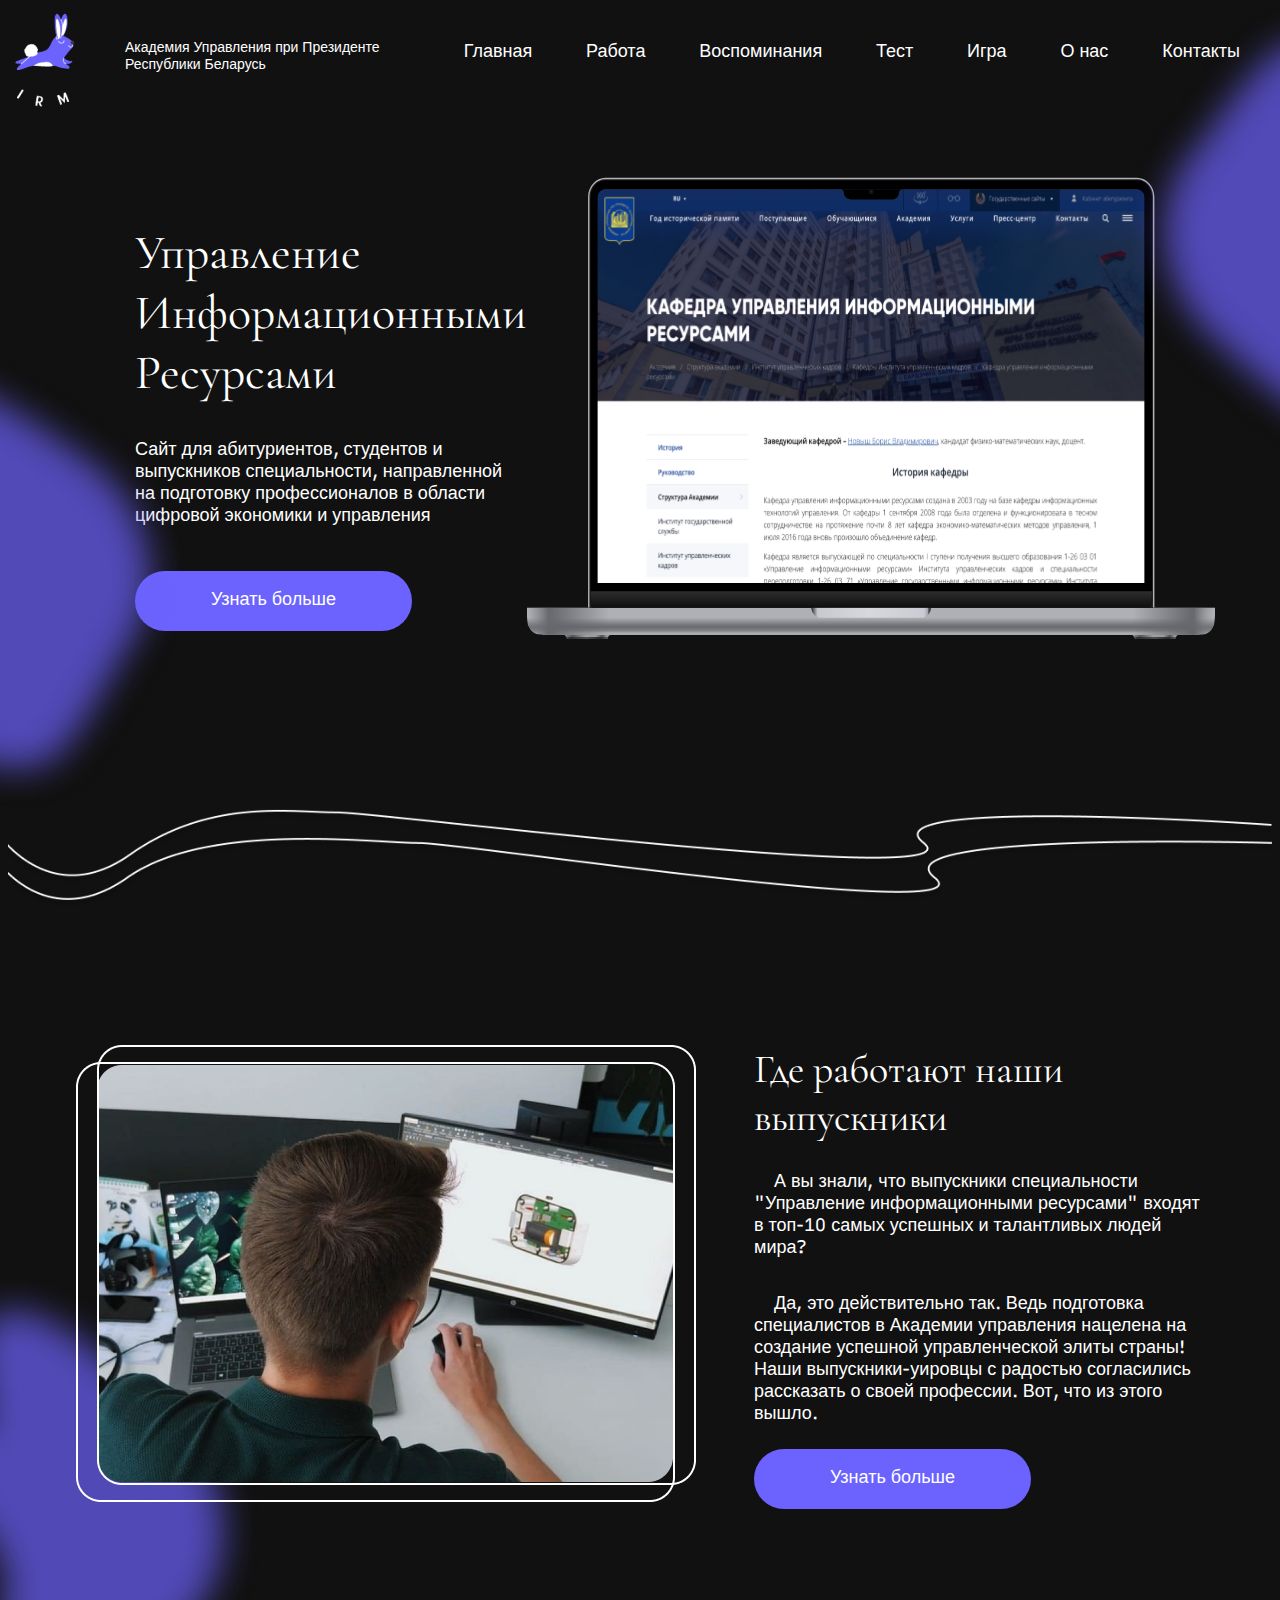
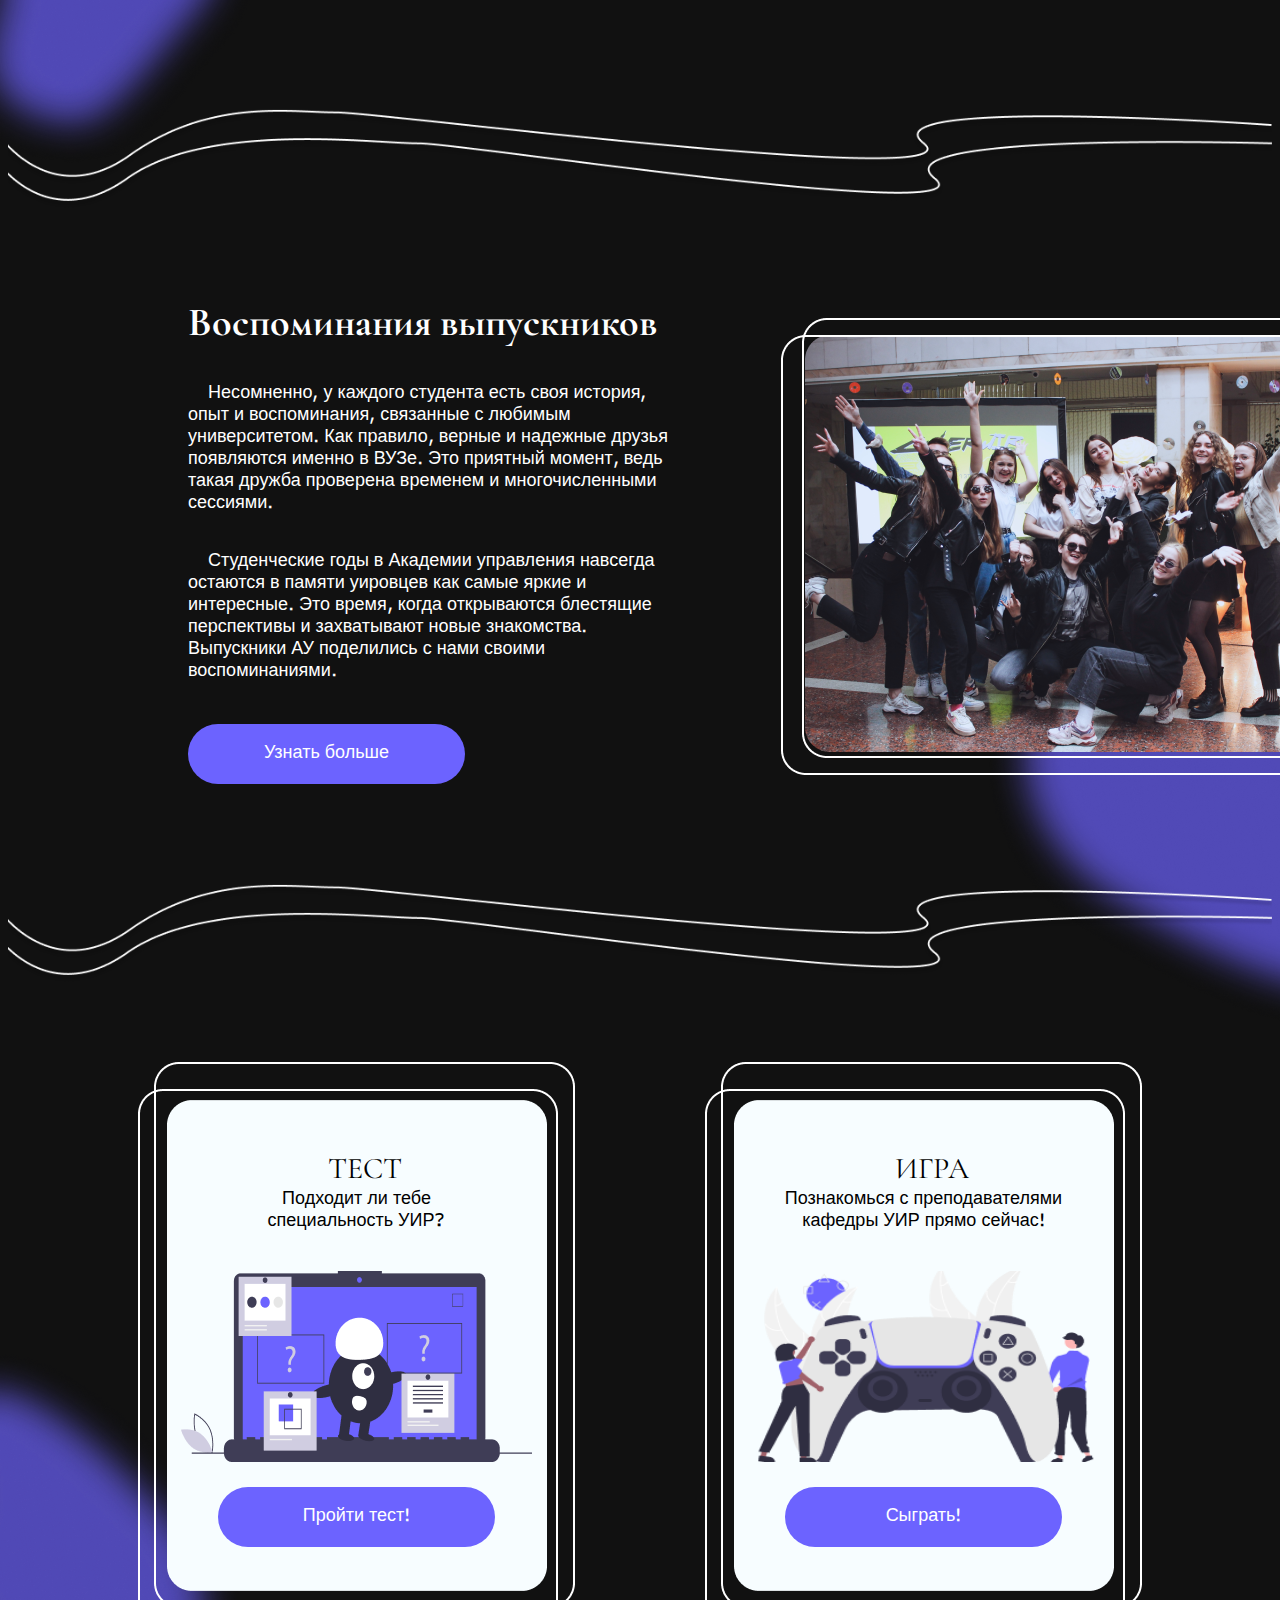
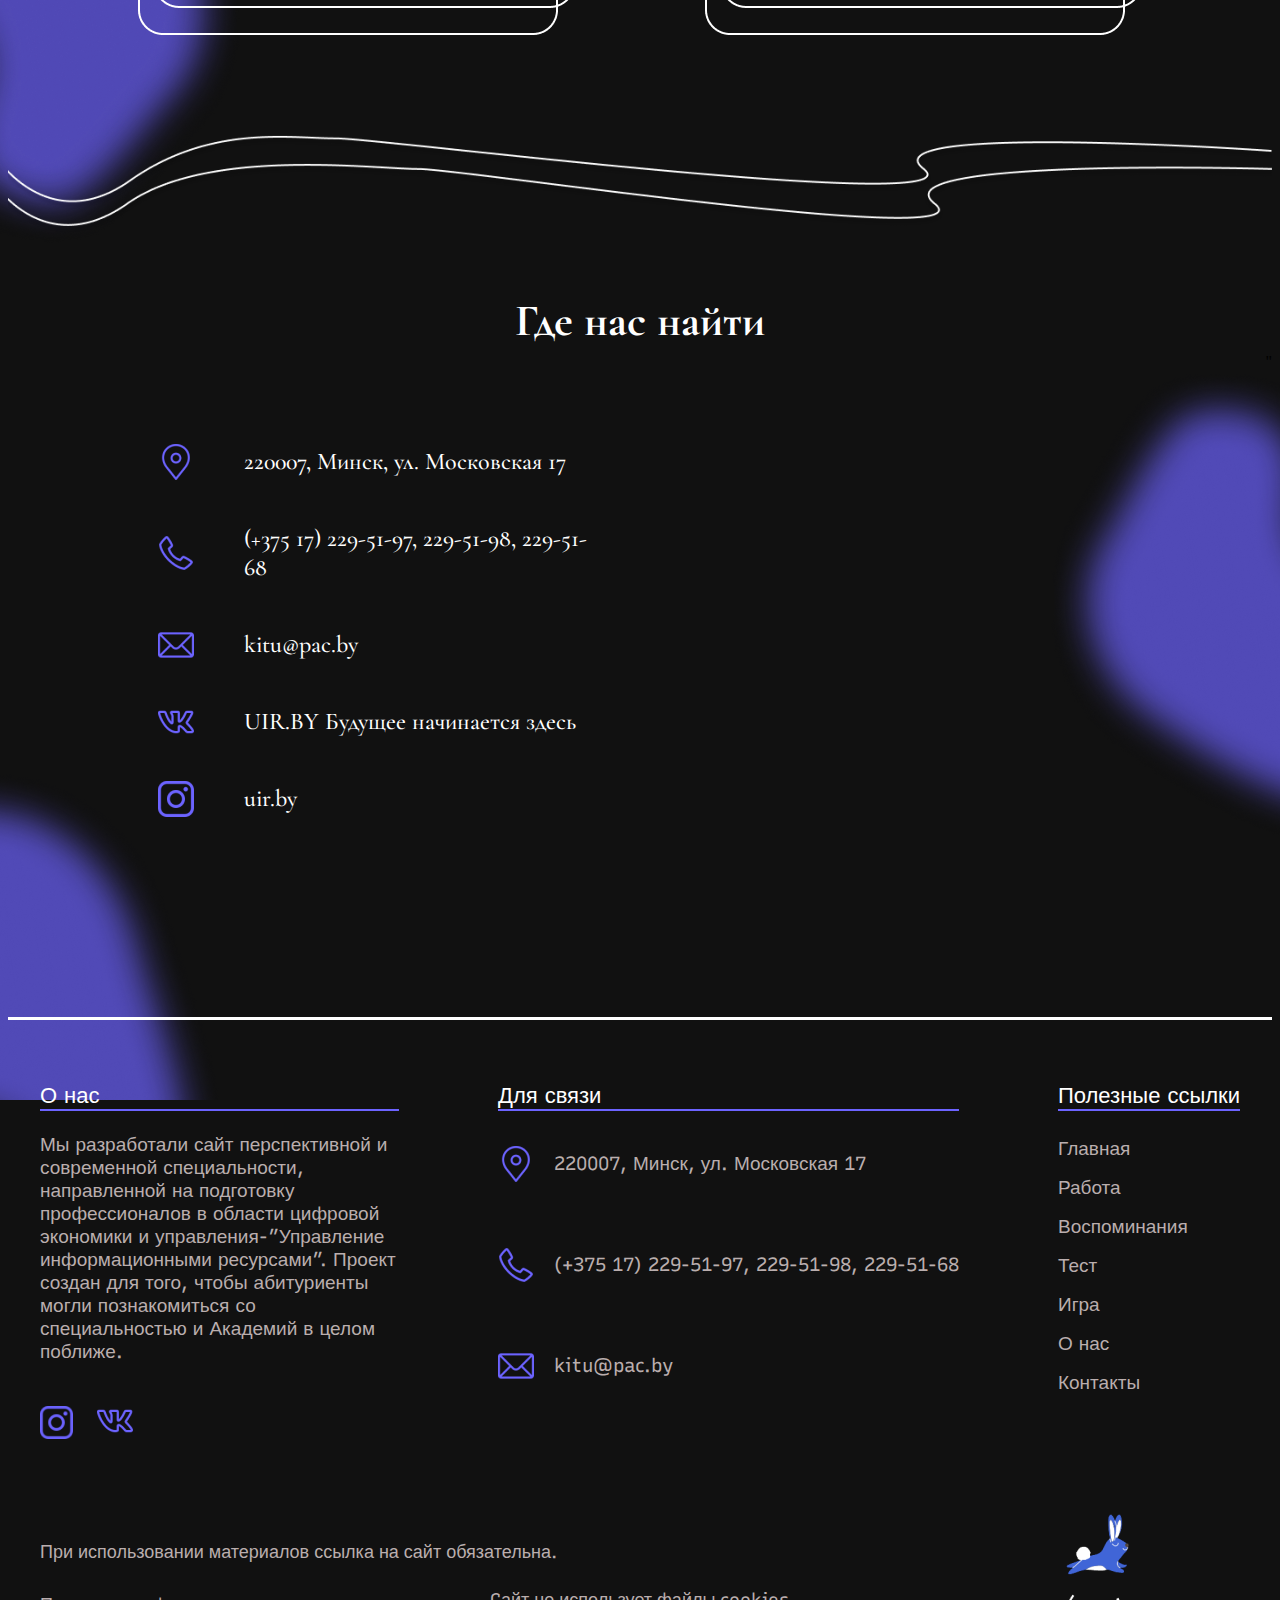
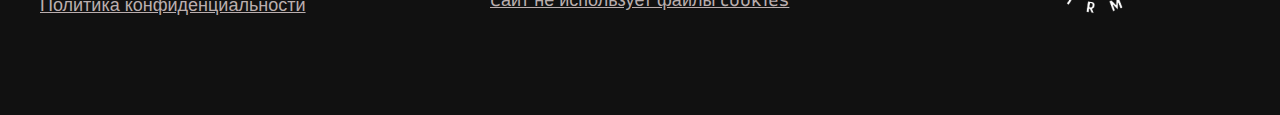
<file: main/index.html>
<DOCTYPE html>
    <html lang="en">
    <head>
        <meta charset="UTF-8">
        <link rel="stylesheet" href="css/style.css">
        <link rel="preconnect" href="https://fonts.googleapis.com">
        <link rel="preconnect" href="https://fonts.gstatic.com" crossorigin>
        <link href="https://fonts.googleapis.com/css2?family=Cormorant+Garamond:wght@700&family=Recursive&display=swap" rel="stylesheet">
    </head>

        <body bgcolor="#111111">
            <header class="header1">
                <div class="container">
                    <div class="header__inner">
    
                        <img class="logo" src="css/image_menu/logo2.png">
    
                        <p class="text_menu">Академия Управления при Президенте Республики Беларусь</p>
                     
                        <nav class="menu">
                            <a class="menu__link" href="#">Главная</a>
                            <a class="menu__link" href="#">Работа</a>
                            <a class="menu__link" href="#">Воспоминания</a>
                            <a class="menu__link" href="#">Тест</a>
                            <a class="menu__link" href="#">Игра</a>
                            <a class="menu__link" href="#">О нас</a>
                            <a class="menu__link" href="#">Контакты</a>
                        </nav>
                    </div>
                </div>
            </header>
        
        
        
    <div class="blok_main_page">
            <div class="right_klyaksa"><img src="css/images_titles/right.png"></div>
                <div class="macbook_and_text">
                    <div class="macbook_text">
                        <div class="container">
                            <div class="macbook_text_big">Управление<br>Информационными<br>Ресурсами</div>
                            <div class="macbook_text_mini">Сайт для абитуриентов, студентов и выпускников специальности, направленной на подготовку профессионалов в области цифровой экономики и управления</div>
                            <a class="main_sign1" href="#"><div class="text_knopka_main">Узнать больше</div></a>
                        </div>
                    </div>
                    <div class="macbook"><a href="https://www.pac.by/"><img class="macbook" src="css/images_titles/macbook.svg"></a></div>
                </div>
                
                <div class="left_klyaksa"><img src="css/images_titles/left.png"></div> 
        </div>
       
        <img class="line1" src = "css/images_workplaces/lines.png" style="width: 100%;">
  
        
        
<div class="block_workplace">
    <div class="text_workplace">
      <img class="image_workplace" src = "css/images_workplaces/workplace.png">
      <div class="container">
        <div class="texts_workplaces">
        <div class="title">Где работают наши выпускники</div>
        <div class="undertitle">А вы знали, что выпускники специальности "Управление информационными ресурсами" входят в топ-10 самых успешных и талантливых людей мира?</div>
        <div class="title2">Да, это действительно так. Ведь подготовка специалистов в Академии управления нацелена на создание успешной управленческой элиты страны! Наши выпускники-уировцы с радостью согласились рассказать о своей профессии. Вот, что из этого вышло.</div>
        </div>
        <a class="workplaces_sign1" href="#"><div class="text_knopka_workplaces">Узнать больше</div></a>
     
    </div>
    </div>
  </div>
  <img class="lines_under_workplace" src = "css/images_workplaces/lines.png" style="width: 100%;">
  <img class="left_circle_workplace" src = "css/images_workplaces/Ellipse.png">
        
  
  <div class="bloсk_HOMEPAGE_memories">
    <div class="texts_memories">
<p class="text1_memories">Воспоминания выпускников</p>
<p class="text2_memories">Несомненно, у каждого студента есть своя история, опыт и воспоминания, связанные с любимым университетом. Как правило, верные и надежные друзья появляются именно в ВУЗе. Это приятный момент, ведь такая дружба проверена временем и многочисленными сессиями. </p>
<p class="text3_memories">Студенческие годы в Академии управления навсегда остаются в памяти уировцев как самые яркие и интересные. Это время, когда открываются блестящие перспективы и захватывают новые знакомства. Выпускники АУ поделились с нами своими воспоминаниями.</p>
<a class="menu_sign1" href="#"><div class="text_knopka">Узнать больше</div></a>
    </div>
    <div class="photo_memories">
        <img class="photo_memory" src="css/images_graduates/photo_memories.png">
    </div>
</div>
    <img class="klyaksa3" src="css/images_graduates/Ellipse2.png">



<img class="line2" src = "css/images_workplaces/lines.png" style="width: 100%;">

<div class="block_test_game">
  <div class="rectangles_test_game">
    <img class="left_circle_test" src = "css/images_workplaces/Ellipse.png">
    <div class="rectangle_test">
      <div class="text_card">
        <div class="title_test">ТЕСТ</div>
        <div class="undertitle_test">Подходит ли тебе специальность УИР?</div>
        <img class="image_card" src = "css/images_game_test/test.png">
        <a class="game_test_sign1" href="#"><div class="text_knopka_game_test">Пройти тест!</div></a>
      </div>
    </div>
    
    <div class="rectangle_game">
      <div class="text_card">
        <div class="title_test">ИГРА</div>
        <div class="undertitle_game">Познакомься с преподавателями кафедры УИР прямо сейчас!</div>
        <img class="image_card" src = "css/images_game_test/game.png">
        <a class="game_test_sign1" href="#"><div class="text_knopka_game_test">Сыграть!</div></a>
      </div>
    </div>
  </div>
  <img class="lines_under_test" src = "css/images_workplaces/lines.png" style="width: 100%;">
</div>

<div class="HOMEPAGE_contacts">
    <p class="text1_contacts">Где нас найти</p>
    <img class="klyaksa1" src="css/images_contacts/Ellipse 13.png">
    <img class="klyaksa2" src="css/images_contacts/Ellipse 14.png">
<div class="HOMEPAGE_CONTACTS1">
<div class="icons_contacts">
   <div class="icons1">
    <img class="icon1" src="css/images_contacts/location 1.png"
    style="width:36px"; 
    style="height:36px";>
    <p class="text2_contacts">220007, Минск, ул. Московская 17</p>
</div>
   
<div class="icons2">
<img class="icon2" src="css/images_contacts/phone-call 1.png"
style="width:36px"; 
style="height:36px";>
    <a class="contacts__link" href="tel:(+375 17) 229-51-97"><p class="text3_contacts">(+375 17) 229-51-97, 229-51-98, 229-51-68</p></a>
</div>
    
<div class="icons3">
<img class="icon3" src="css/images_contacts/mail 1.png"
style="width:36px"; 
style="height:36px";>
<a class="contacts__link" href="mailto:kity@pac.by"><p class="text4_contacts">kitu@pac.by</p></a>
</div>  
    
<div class="icons4">    
<img class="icon4" src="css/images_contacts/vk 1.png"
style="width:36px"; 
style="height:36px";>
<a class="contacts__link" href="https://vk.com/uirby_2015"><p class="text5_contacts">UIR.BY Будущее начинается здесь</p></a>
</div> 
   
<div class="icons5"> 
<img class="icon5" src="css/images_contacts/instagram 1.png"
style="width:36px"; 
style="height:36px";>
 <a class="contacts__link" href="https://www.instagram.com/uir.by/"><p class="text6_contacts">uir.by</p></a>
</div>
</div>

<iframe class="map" src="https://www.google.com/maps/embed?pb=!1m18!1m12!1m3!1d2351.5361705948653!2d27.536788315684873!3d53.88667348009582!2m3!1f0!2f0!3f0!3m2!1i1024!2i768!4f13.1!3m3!1m2!1s0x46dbd01fe154aabb%3A0xf063a8b1a91613f3!2z0YPQuy4g0JzQvtGB0LrQvtCy0YHQutCw0Y8gMTcsINCc0LjQvdGB0LogMjIwMDg5!5e0!3m2!1sru!2sby!4v1649523447916!5m2!1sru!2sby" width="550" height="400" style="border:0;" allowfullscreen="" loading="lazy" referrerpolicy="no-referrer-when-downgrade"width="600" height="450" frameborder="0" style="border:0" allowfullscreen></iframe></iframe>"

</div>
</div>

<div class ="line" style="width: 100%";></div>


<div class="footer">
    <div class ="container">
    
<div class="general">
<div class="o_nas">
<p class ="text1">О нас</p>
<p class ="text_information">Мы разработали сайт перспективной и современной специальности, направленной на подготовку профессионалов в области цифровой экономики и управления-”Управление информационными ресурсами”. Проект создан для того, чтобы абитуриенты могли познакомиться со специальностью и Академий в целом поближе.</p>
<div class="icons1_footer">
<a href="https://www.instagram.com/uir.by"><img class="icon1_inst" src="css/images_contacts/instagram 1.png"></a>
<a href="https://vk.com/uirby_2015"><img class="icon2_vk" src="css/images_contacts/vk 1.png"></a>
</div>
</div>

<div class ="svyaz">
<p class ="text2">Для связи</p>
<div class="icons_3">
<img class="icon3_locat" src="css/images_contacts/location 1.png"
style: width: 28px;
style: height: 29px;>
<p class="text_locat">220007, Минск, ул. Московская 17</p>
</div>

<div class="icons_4">
<img class="icon4_tel" src="css/images_contacts/phone-call 1.png"
style: width: 31px;
style: height: 29px;>
<p class="text_tel">(+375 17) 229-51-97, 229-51-98, 229-51-68</p>
</div>

<div class="icons_5">
<img class="icon5_mail" src="css/images_contacts/mail 1.png"
style: width: 28px;
style: height: 29px;>
<p class="text_mail">kitu@pac.by</p>
</div>
</div>

<div class="useful_links">
<p class ="text3">Полезные ссылки</p>
<div class="links">
<a class="footer__link" href="#"><p class="text1__links_footer">Главная</p></a>
<a class="footer__link" href="#"><p class="text2__links_footer">Работа</p></a>
<a class="footer__link" href="#"><p class="text3__links_footer">Воспоминания</p></a>
<a class="footer__link" href="#"><p class="text4__links_footer">Тест</p></a>
<a class="footer__link" href="#"><p class="text5__links_footer">Игра</p></a>
<a class="footer__link" href="#"><p class="text6__links_footer">О нас</p></a>
<a class="footer__link" href="#"><p class="text7__links_footer">Контакты</p></a>
</div>
</div>
</div>   

<div class="texts_footer_down">
<p class="text1_footer_down">При использовании материалов ссылка на сайт обязательна.</p>
<p class="text2_footer_down">Политика конфиденциальности</p>
<p class="text3_footer_down">Cайт не использует файлы cookies</p>
</div>

<div class="logo_footer1">
<img class="logo_footer" src="css/images_footer/logo.png">
</div>


</div>
</div>
        
</body>
</html>
</file>
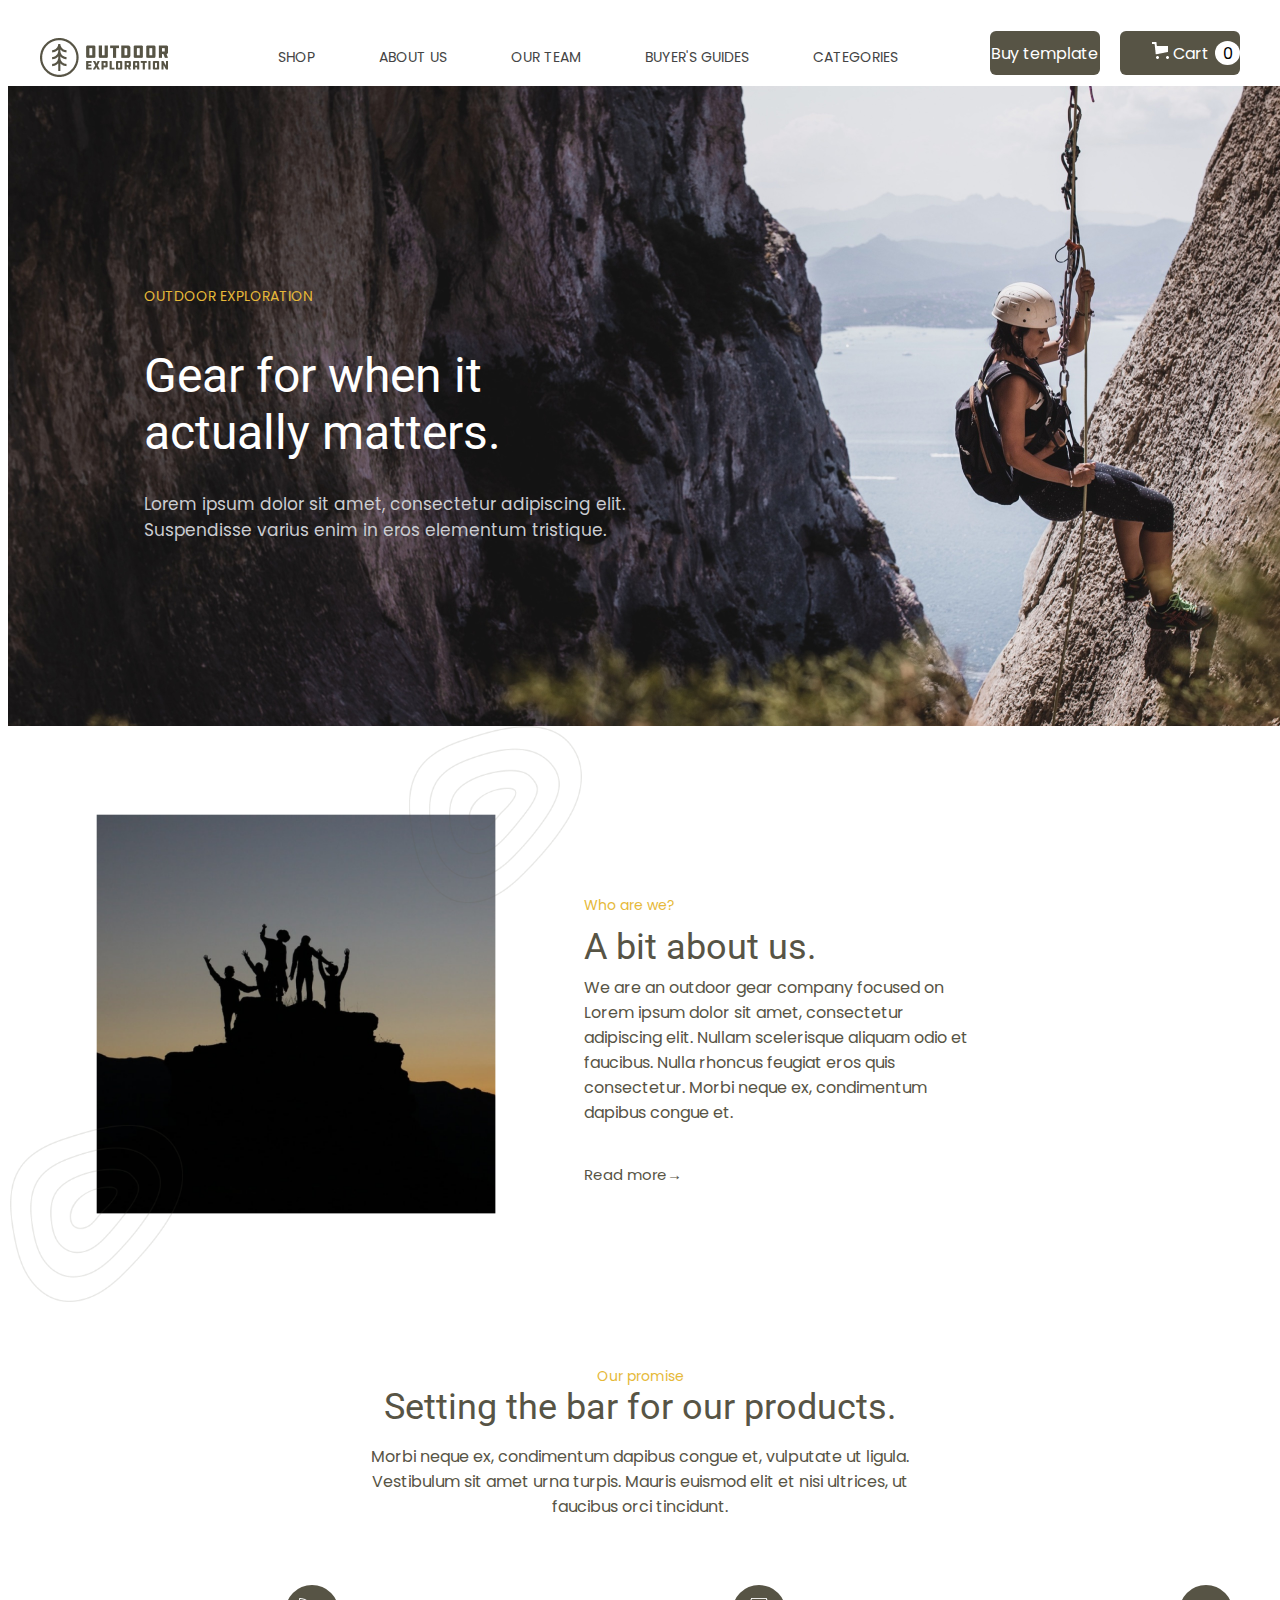
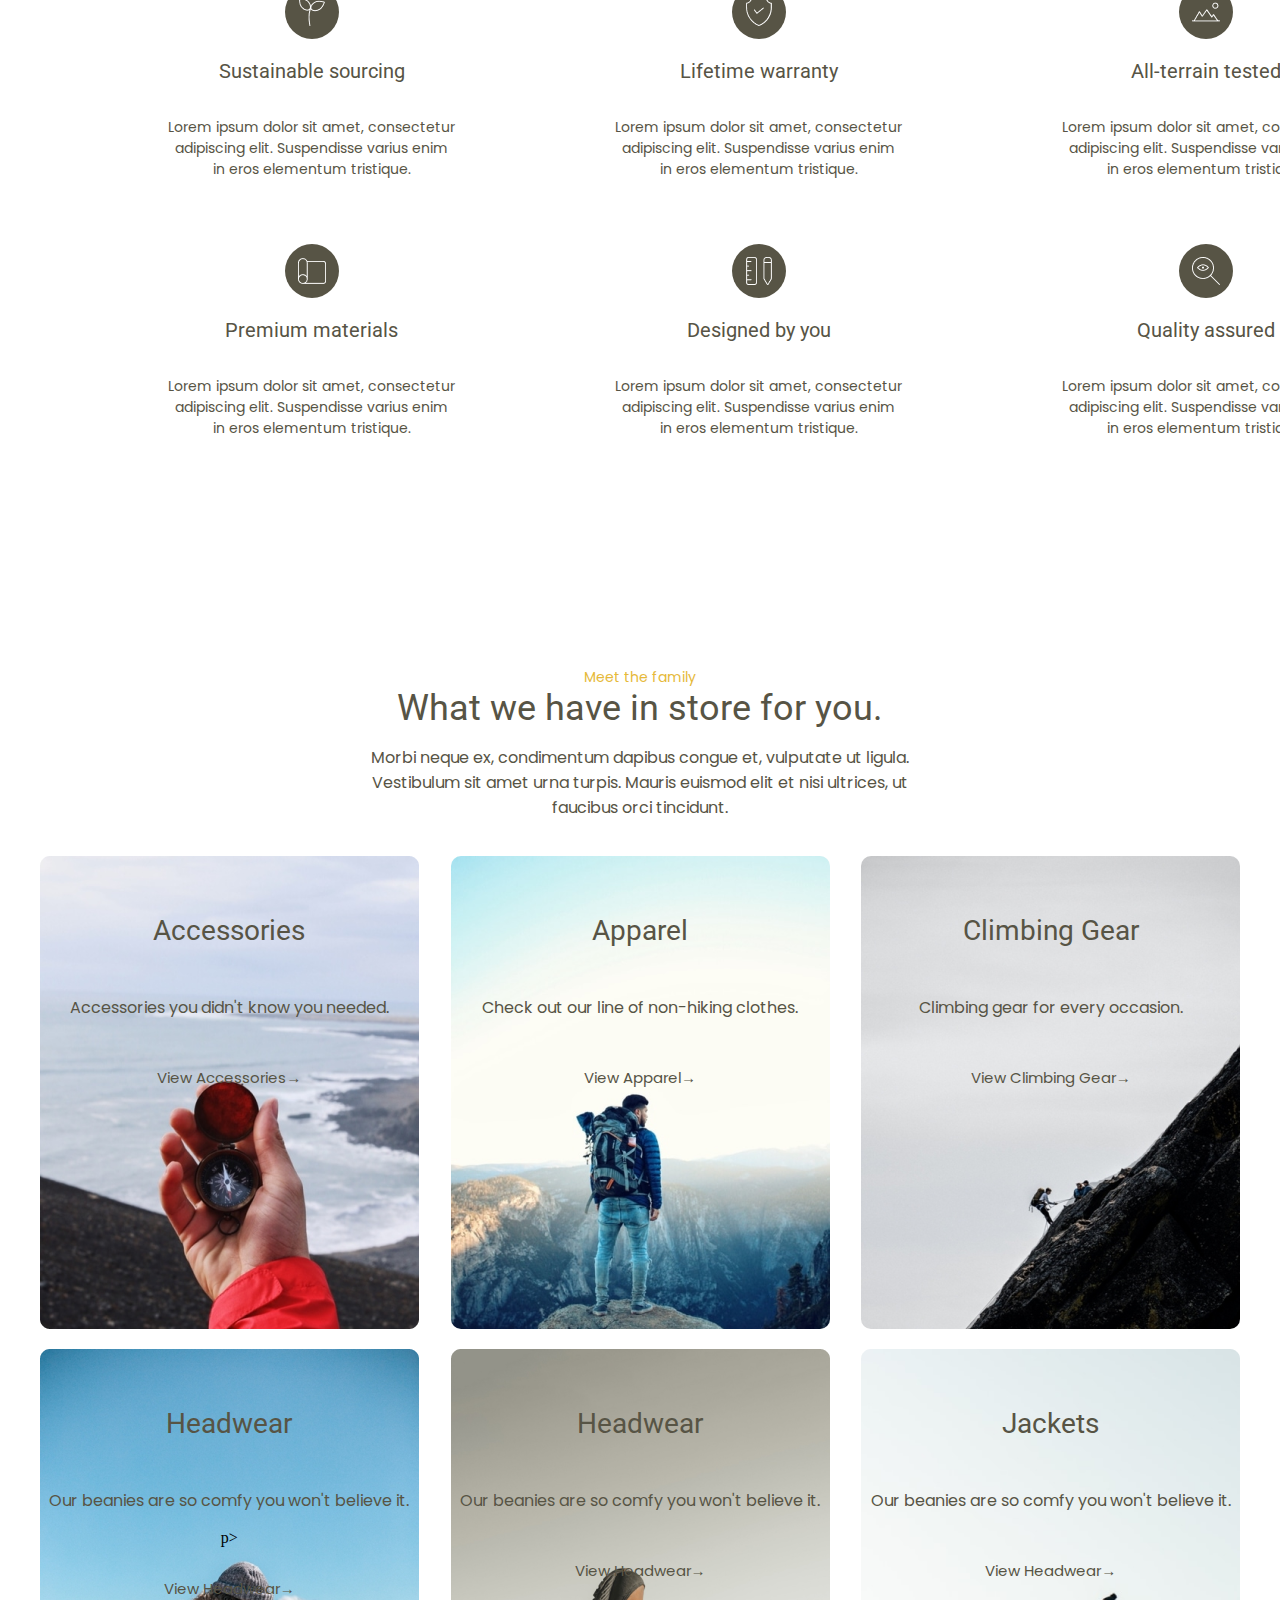
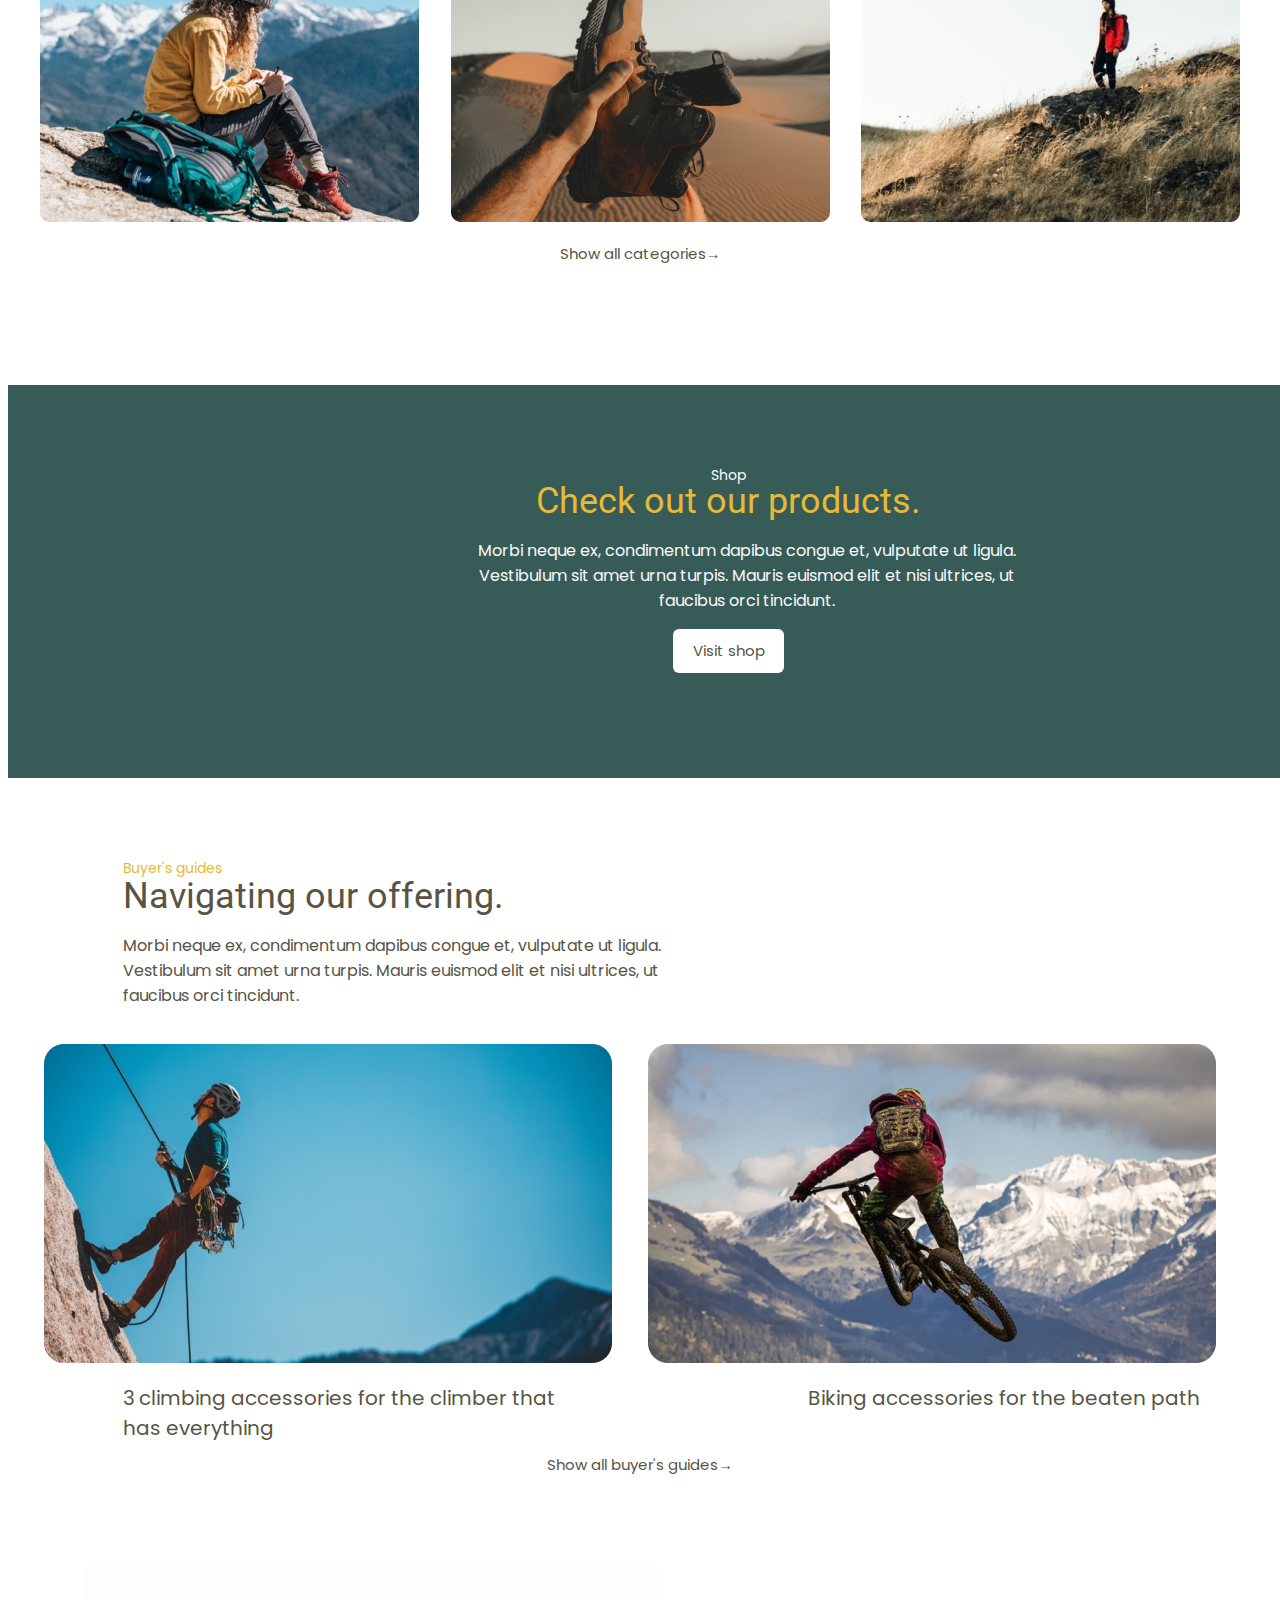
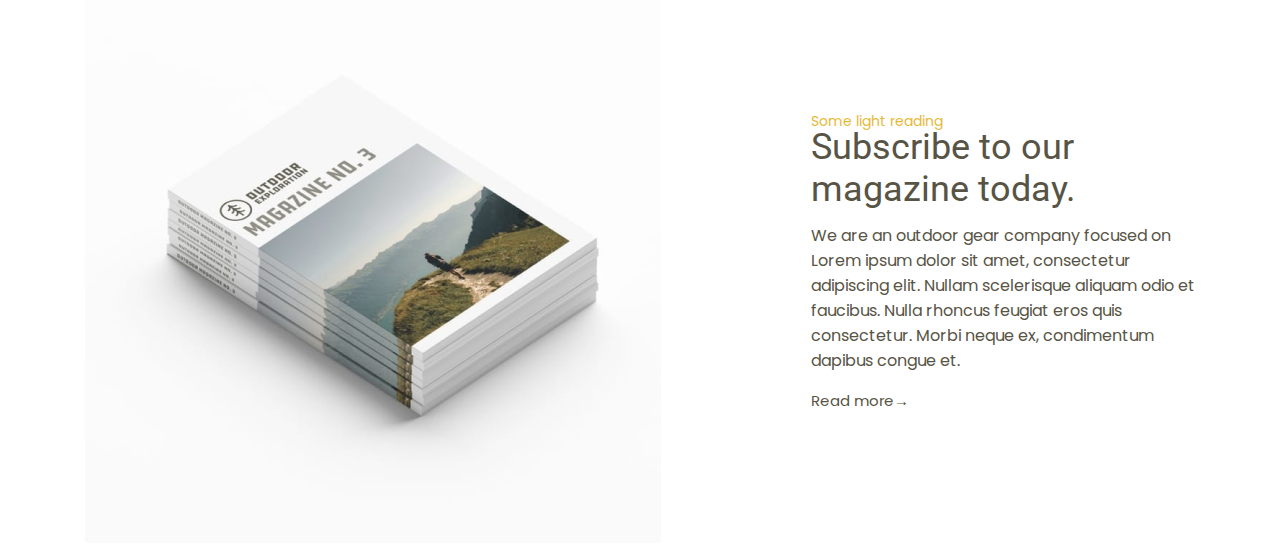
<file: verstka3/index.html>
<DOCTYPE html>
    <html lang="en">
    <head>
        <meta charset="UTF-8">
        <link rel="stylesheet" href="css/style.css">
        <link rel="preconnect" href="https://fonts.googleapis.com">
        <link rel="preconnect" href="https://fonts.gstatic.com" crossorigin>
        <link href="https://fonts.googleapis.com/css2?family=Poppins&family=Roboto&display=swap" rel="stylesheet">
        </head>
      <body>
        <header class="header1">
            <div class="container">
                <div class="header__inner">

                    <img class="icon1" src="css/logo.png">

                 <nav class="menu">
                        <a class="menu__link" href="#">Shop</a>
                        <a class="menu__link" href="#">About us</a>
                        <a class="menu__link" href="#">Our team</a>
                        <a class="menu__link" href="#">Buyer's guides</a>
                        <a class="menu__link" href="#">Categories</a>
                    </nav>

                    <div class="restangle1"><a class="menu__sign1" href="#">Buy template</a></div>
                    <div class="restangle2">
                        <img class="icon2" src="css/korzina.png"
                        style="width:17px"; 
                        style="height:17px";>
                        <a class="menu__sign3" href="#">Cart</a>
                        <div class="circle">0</div>
                    </div>
                </div>
            </div>
        </header>
    
         
        <div class="titles">
             <div class="container2">
                <div>
                    <h1 class="titles__high">OUTDOOR EXPLORATION</h1>
                    <h2 class="titles__middle">Gear for when it actually matters.</h2>
                    <h3 class="titles__down">Lorem ipsum dolor sit amet, consectetur adipiscing elit. Suspendisse varius enim in eros elementum tristique.</h3>
                </div>
             </div>
        </div>

<div class="blok3">
<div class="container3">
    <img class="icon3" src="css/image blok2.png"
    style="width:576px"; 
    style="height:576px";>
<div class="text">
    <h4 class="title_blok2">Who are we?</h4>
    <h5 class="title2_blok2">A bit about us.</h5>
    <h6 class="title3_blok2">We are an outdoor gear company focused on Lorem ipsum dolor sit amet, consectetur adipiscing elit. Nullam scelerisque aliquam odio et faucibus. Nulla rhoncus feugiat eros quis consectetur. Morbi neque ex, condimentum dapibus congue et.</h6>
<div class="link">
    <a class="link_blok2" href="#">Read more→</a>
</div>
</div>
</div>
</div>

<div class="blok4">
<div class="container">
    <div class="text2">
        <p class="title_blok4">Our promise</p>
        <p class="title2_blok4">Setting the bar for our products.</p>
        <p class="title3_blok4">Morbi neque ex, condimentum dapibus congue et, vulputate ut ligula. Vestibulum sit amet urna turpis. Mauris euismod elit et nisi ultrices, ut faucibus orci tincidunt.</p>
</div>
</div>


<div class="znaki1">
    <div class="texts1">
    <div class="circle2">
    <img class="icon1_znaki" src="css/znaki_1.png"
    style="width:28px"; 
    style="height:28px";>
    </div>
    <p class="title1_blok5">Sustainable sourcing</p> 
    <p class="title2_blok5">Lorem ipsum dolor sit amet, consectetur adipiscing elit. Suspendisse varius enim in eros elementum tristique.</p> 
    </div>
   
    <div class="texts1">
    <div class="circle3">
        <img class="icon2_znaki" src="css/znaki_2.png"
        style="width:28px"; 
        style="height:28px";>
    </div>
    <p class="title3_blok5">Lifetime warranty</p> 
    <p class="title4_blok5">Lorem ipsum dolor sit amet, consectetur adipiscing elit. Suspendisse varius enim in eros elementum tristique.</p> 
</div>
    
<div class="texts1">
<div class="circle4">
        <img class="icon3_znaki" src="css/znaki_3.png"
        style="width:28px"; 
        style="height:28px";>
    </div>
    <p class="title5_blok5">All-terrain tested</p> 
    <p class="title6_blok5">Lorem ipsum dolor sit amet, consectetur adipiscing elit. Suspendisse varius enim in eros elementum tristique.</p> 
</div>
</div>

<div class="znaki2">
    
    <div class="texts2">
        <div class="circle5">
            <img class="icon4_znaki" src="css/znaki_4.png"
            style="width:28px"; 
            style="height:28px";>
            </div>
        <p class="title7_blok5">Premium materials</p> 
        <p class="title8_blok5">Lorem ipsum dolor sit amet, consectetur adipiscing elit. Suspendisse varius enim in eros elementum tristique.</p> 
    </div>
   
    <div class="texts2">
<div class="circle6">
        <img class="icon5_znaki" src="css/znaki_5.png"
        style="width:28px"; 
        style="height:28px";>
    </div>
    <p class="title9_blok5">Designed by you</p> 
    <p class="title10_blok5">Lorem ipsum dolor sit amet, consectetur adipiscing elit. Suspendisse varius enim in eros elementum tristique.</p> 
</div>

<div class="texts2">
    <div class="circle7">
        <img class="icon6_znaki" src="css/znaki_6.png"
        style="width:28px"; 
        style="height:28px";>
    </div>
    <p class="title11_blok5">Quality assured</p> 
    <p class="title12_blok5">Lorem ipsum dolor sit amet, consectetur adipiscing elit. Suspendisse varius enim in eros elementum tristique.</p> 
</div>

</div>
</div>

<div class="blok6">
    <div class="titles_blok6">
            <p class="title_blok4">Meet the family</p>
            <p class="title2_blok4">What we have in store for you.</p>
            <p class="title3_blok4">Morbi neque ex, condimentum dapibus congue et, vulputate ut ligula. Vestibulum sit amet urna turpis. Mauris euismod elit et nisi ultrices, ut faucibus orci tincidunt.</p>
    </div>
   
    <div class="cartochki1">
    <div class="images1__blok6">
    <div class="titles1_blok6">
        <p class="title1_blok6">Accessories</p> 
        <p class="title2_blok6">Accessories you didn't know you needed.</p>
        <a class="link1_blok6" href="#">View Accessories→</a>
    </div>
    </div>
        
   <div class="images2__blok6">
    <div class="titles2_blok6">
        <p class="title3_blok6">Apparel</p> 
        <p class="title4_blok6">Check out our line of non-hiking clothes.</p>
        <a class="link2_blok6" href="#">View Apparel→</a>
    </div>
</div>
        
    <div class="images3__blok6">
    <div class="titles3_blok6">
        <p class="title5_blok6">Climbing Gear</p> 
        <p class="title6_blok6">Climbing gear for every occasion.</p>
        <a class="link3_blok6" href="#">View Climbing Gear→</a>
    </div>
    </div>
    </div>


<div class="cartochki2">
    <div class="images4__blok6">
        <div class="titles4_blok6">
            <p class="title7_blok6">Headwear</p> 
            <p class="title8_blok6">Our beanies are so comfy you won't believe it.</p>p>
            <a class="link4_blok6" href="#">View Headwear→</a>
        </div>
    </div>
        
    <div class="images5__blok6">
        <div class="titles5_blok6">
            <p class="title9_blok6">Headwear</p> 
            <p class="title10_blok6">Our beanies are so comfy you won't believe it.</p>
            <a class="link5_blok6" href="#">View Headwear→</a>
        </div>
    </div>
       
    <div class="images6__blok6">
        <div class="titles6_blok6">
            <p class="title11_blok6">Jackets</p> 
            <p class="title12_blok6">Our beanies are so comfy you won't believe it.</p>
            <a class="link5_blok6" href="#">View Headwear→</a>
        </div>
        </div>
</div>
<a class="link6_blok6" href="#">Show all categories→</a>    
</div>

<div class="blok7">
   <div class="titles_blok7">
    <p class="title1_blok7">Shop</p>
    <p class="title2_blok7">Check out our products.</p>
    <p class="title3_blok7">Morbi neque ex, condimentum dapibus congue et, vulputate ut ligula. Vestibulum sit amet urna turpis. Mauris euismod elit et nisi ultrices, ut faucibus orci tincidunt.</p>
</div>
<div class="restangle_blok7"><a class="link_blok7" href="#">Visit shop</a></div>
</div>
    </div>
</div>

<div class="blok8">
    <div class="titles_blok8">
        <p class="title1_blok8">Buyer's guides</p>
        <p class="title2_blok8">Navigating our offering.</p>
        <p class="title3_blok8">Morbi neque ex, condimentum dapibus congue et, vulputate ut ligula. Vestibulum sit amet urna turpis. Mauris euismod elit et nisi ultrices, ut faucibus orci tincidunt.</p>
    </div>

    <div class="images_blok8">
        <img class="image1_blok8" src="css/image1_blok8.png"
        style="width:568px"; 
        style="height:319px";>
        <img class="image2_blok8" src="css/image2_blok8.png"
        style="width:568px"; 
        style="height:319px";>
    </div>

    <p class="text1_blok8">3 climbing accessories for the climber that has everything</p>
    <p class="text2_blok8">Biking accessories for the beaten path</p>
    <div class="link1_blok8">
    <a class="link_blok8" href="#">Show all buyer's guides→</a>
</div>
</div>

<div class="blok9">
    <img class="image_blok9" src="css/image_blok9.png"
        style="width:576px"; 
        style="height:576px";>
    
    <div class="titles_blok9">
        <p class="title1_blok9">Some light reading</p>
        <p class="title2_blok9">Subscribe to our magazine today.</p>
        <p class="title3_blok9">We are an outdoor gear company focused on Lorem ipsum dolor sit amet, consectetur adipiscing elit. Nullam scelerisque aliquam odio et faucibus. Nulla rhoncus feugiat eros quis consectetur. Morbi neque ex, condimentum dapibus congue et.</p>
        <a class="link_blok9" href="#">Read more→</a>
</div>
</div>








</div>

</body>
    </html>
</file>
<file: main/css/style.css>
.body {

    width: 100%;
    background-size: 100%;
    line-height: 1.6;
    margin: 0;
}

.container{

    width: 100%;
    max-width: 1200px;
    margin: 0 auto;
    
}


/*header*/
.header1{
    width: 100%;    
    display: flex;
    top:0;
    position: sticky;
    background-color: #111111;
    height: 95px;
}


.header__inner{
    display: flex;
    justify-content: center;
    align-items: center;

}

.logo {
    margin-top: -10px;
    margin-left: -60px;
}

.logo2 {
   width: 125px;
   height: 125px;
}

.text_menu {
    font-family: 'Recursive', sans-serif;  
    font-size: 14px;
    font-weight: 400;
    width: 280px;
    height: 34px;
    color: #fff;
    margin-bottom: 33px;
    margin-left: 20px;
}
.menu {
    display: flex;
    justify-content: space-between;
    width: 65%;
    font-size: 18px;
    z-index: 1000;
    font-family: 'Recursive', sans-serif;
    margin-left: 60px;
    margin-bottom: 20px;
}

.menu__link {
    display: inline-block;
    vertical-align: top;
    text-decoration: none;
    color: #fff;
    border-bottom: 4px solid transparent;
    padding-bottom: 5px;
    transition: .3s linear;
 }

 .menu__link:hover {
    border-bottom: 4px solid #6C63FF;
 }

 .menu__link.active {
    border-bottom: 4px solid #6C63FF;
 }

 /*ГЛАВНАЯ*/
 
.right_klyaksa{
    position: absolute;
    top: 0;
    right:0;
}
.left_klyaksa{
    position: absolute;
    left: 0;
    bottom: 0;
    top: 330;
    z-index: 1;
    }

.macbook_and_text {
    padding-top: 120px;
}
.macbook{
margin-right: 40px;
margin-top: -23px;
}
.container{
    display: flex;
    justify-content: left;
    flex-direction: column;
}
.macbook_text{
    margin-left: 150px;
}
.macbook_text_big{
    font-family: 'Cormorant Garamond', serif;
    font-weight: 700px;
    font-size: 48px;
    color: #FFFFFF;
    line-height: 60px;
}
.macbook_text_mini{
    font-family: 'Recursive',sans-serif;
    font-weight: 400;
    font-size: 18px;
    color: #FFFFFF;
    padding-top: 35px;
}
.main_sign1 {
    display: inline-block;
    text-decoration: none;
    color: #fff;
    text-align: center;
    margin-top: 45px;
    background-color: #6C63FF;
    width: 277px;
    height: 60px;
    border-radius: 30px;
    }
    
.text_knopka_main {
        padding-top: 17px;
        font-family: 'Recursive', sans-serif;
        font-size: 18px;
        font-weight: 400;
    }
    
.main_sign1:hover { 
    background-color: #3b32eb;
    transition: .3s;
    }
.macbook_and_text{
display: flex;
flex-direction: row;
justify-content: center;
}

.line1 {
    margin-top: 170px;
}

/*МЕСТА РАБОТЫ*/
.block_workplace{
    display: flex;
    flex-direction: row;
    justify-content: center;
    }
.image_workplace{
    margin-right: 58px;
    width: 620px;
    height: 457px;
    }
    .container{
      display: flex;
      flex-direction: column;
    }
    .text_workplace{
      color: #FFFFFF;
      text-align: left;
      margin-top: 138px;
      display: flex;
    }
    
    .texts_workplaces {
        display: flex;
        flex-direction: column;
    }
    
    .title{
      font-family: 'Cormorant Garamond', serif;
      font-weight: 700px;
      font-size: 40px;
      width: 320px;
      height: 80px;
    }
    .undertitle{
      text-indent: 20px;
      font-family: 'Recursive', sans-serif;
      font-size: 18px;
      margin-top: 45px;
      width: 450px;
      height: 242px;
    }

    .title2{
        text-indent: 20px;
        font-family: 'Recursive', sans-serif;
        font-size: 18px;
        width: 450px;
        margin-top: -120px;
      }


    .workplaces_sign1 {
        display: inline-block;
        text-decoration: none;
        color: #fff;
        text-align: center;
        margin-top: 25px;
        background-color: #6C63FF;
        width: 277px;
        height: 60px;
        border-radius: 30px;
        }
        
    .text_knopka_workplaces {
            padding-top: 17px;
            font-family: 'Recursive', sans-serif;
            font-size: 18px;
            font-weight: 400;
        }
        
    .workplaces_sign1:hover { 
        background-color: #3b32eb;
        transition: .3s;
        }
   
    .left_circle_workplace{
      position: absolute;
      left: -100;
      top: 1270;
      z-index: -1;
    }
    .lines_under_workplace{
      margin-top: 200px;
    }

/*ВОСПОМИНАНИЯ ВЫПУСКНИКОВ*/
.bloсk_HOMEPAGE_memories {
    margin: 50;
    display: flex;
    flex-direction: row;
}


.texts_memories {
    display: flex;
    text-align: left;
    flex-direction: column;
    margin-left: 130px;
}


.text1_memories {
    font-family: 'Cormorant Garamond';
    font-size: 40px;
    font-weight: 700;
    color: #fff;
}


.text2_memories {
    text-indent: 20px;
    color: #fff;
    font-family: 'Recursive', sans-serif;
    font-size: 18px;
    font-weight: 400;
    width: 493px;
    margin-top: -5px;
}

.text3_memories {
    text-indent: 20px;
    color: #fff;
    font-family: 'Recursive', sans-serif;
    font-size: 18px;
    font-weight: 400;
    width: 493px;
}

 
.menu_sign1 {
display: inline-block;
text-decoration: none;
color: #fff;
text-align: center;
margin-top: 25px;
background-color: #6C63FF;
width: 277px;
height: 60px;
border-radius: 30px;
}

.text_knopka {
    padding-top: 17px;
    font-family: 'Recursive', sans-serif;
    font-size: 18px;
    font-weight: 400;
}

.menu_sign1:hover { 
background-color: #3b32eb;
transition: .3s;
}

.photo_memories {
    margin-left: 100px;
    margin-top: 60px;
}

.photo_memory {
    width: 620px;
    height: 457px;
}

.klyaksa3 {
    position: absolute;
    top: 2100;
    right: 0;
    z-index: -1;
}

.line2 {
    margin-top: 50px;
}

/*ИГРА/ТЕСТ*/

.block_test_game{
    margin-top: 80px;
    margin-bottom: 100px;
  }
  .title_test{
    font-family: 'Cormorant Garamond', serif;
    font-weight: 700px;
    font-size: 30px;
    margin-left: 16px;
  }
  .undertitle_game {
    font-family: 'Recursive', sans-serif;
    font-size: 18px;
    width: 300px;
    }
.undertitle_test {
    font-family: 'Recursive', sans-serif;
    font-size: 18px;
    width: 211px;
    }

.rectangles_test_game{
    display: flex;
    justify-content: space-evenly;
  }
  
  .rectangle_test{
    
    display: flex;
    background: url(../css/images_game_test/frame.png);
    width: 437px;
    height: 573px;
    justify-content: center;
    background-repeat: no-repeat
  }
  .rectangle_game{
    
    display: flex;
    background: url(../css/images_game_test/frame.png);
    height: 573px;
    width: 437px;
    justify-content: center;
    background-repeat: no-repeat
  }
  
  .text_card {
    display: flex;
    text-align: center;
    justify-content: center;
    flex-direction: column;
    align-items: center;
    }
  .image_card{
    margin-top: 40px;
    width: 351px;
    height: 191px;
  }
  .game_test_sign1 {
    display: inline-block;
    text-decoration: none;
    color: #fff;
    text-align: center;
    margin-top: 25px;
    background-color: #6C63FF;
    width: 277px;
    height: 60px;
    border-radius: 30px;
    }
    
    .text_knopka_game_test {
        padding-top: 17px;
        font-family: 'Recursive', sans-serif;
        font-size: 18px;
        font-weight: 400;
    }
    
    .game_test_sign1:hover { 
    background-color: #3b32eb;

    transition: .3s;
  }
  .game_test_sign2{
    margin-left: 85px;
  }
  .text_knopka2_game_test{
    padding-top: 21px;
  }
  .lines_under_test{
    margin-top: 100px;
  }
  .left_circle_test{
    position: absolute;
    left: -120;
    top: 2950px;
    z-index: -1;
  }

  /*КОНТАКТЫ*/
  .text1_contacts {
    font-family: 'Cormorant Garamond', serif;
    font-size: 45px;
    font-weight: 700;
    color: #fff;
    text-align: center;
    margin-top: -40px;
}

.icons1, .icons2, .icons3,.icons4, .icons5, .icons6 {
    display: flex;
    align-items: center;
} 

.text2_contacts, .text3_contacts, .text4_contacts, .text5_contacts, .text6_contacts {
    
    font-family: 'Cormorant Garamond', serif;
    font-weight: 500;
    font-size: 24px;
    color: #fff;
    margin-left: 50px;
    
}


.text3_contacts:hover {
    color: #3b32eb;
    transition: .3s;
}

.text4_contacts:hover {
    color: #3b32eb;
    transition: .3s;
}

.text5_contacts:hover {
    color: #3b32eb;
    transition: .3s;
}

.text6_contacts:hover {
    color: #3b32eb;
    transition: .3s;
}


.icons_contacts {
    margin-top: 70px;
    margin-left: 90px;
}


.contacts__link {
    text-decoration: none;
}


.HOMEPAGE_CONTACTS1 {
  display: flex;
  flex-direction: row;
  margin-left: 60px;
  margin-top: -40px;
 
}

.map {
    margin-left: 135px;
    margin-top: 80px;
}

.klyaksa1 {
    position: absolute;
    z-index: -1;
    right: 0;
    top: 3570;
}

.klyaksa2 {
    position: absolute;
    left: 0;
    top: 3970;
    z-index: -1;
}

/*footer*/
.footer{
    width: 100%;    
    display: flex;
    top:80;
    
    }
    
    .line {
        width: 100%;
        height: 3px;
        background-color: #fff;
        margin-top: 180px;
    }
    
    .general {
        display: flex;
        flex-direction: row;
        justify-content: space-between;
        margin-top: 20px;
    }
    
    
    .text1, .text2, .text3 {
        font-family: 'Recursive', sans-serif;
        font-size: 22px;
        font-weight: 400;
        color: #fff;
        padding-top: 20px;
        border-bottom: solid 2px #6C63FF;
        
    }
    
    .text_information {
        font-family: 'Recursive', sans-serif;
        font-size: 19px;
        font-weight: 400;
        color: #BAAEAE;
        width: 359px;
        text-align: left;
    }
    
    .icons1_footer {
        margin-top: 40px;
    }

    .icon1_inst {
        width: 33px;
        height: 33px;
    }
    .icon2_vk {
    margin-left: 20px;
    }
    
    .icons_3 {
        display: flex;
        flex-direction: row;
        align-items: center
    }

    .icons_4 {
        display: flex;
        flex-direction: row;
        align-items: center
    }

    .icons_5 {
        display: flex;
        flex-direction: row;
        align-items: center
    }
    
    .text_locat, .text_tel, .text_mail {
    margin-left: 20px;
    
    font-family: 'Recursive', sans-serif;
    font-size: 19px;
    font-weight: 400;
    color: #BAAEAE;
    }
    
    .icons_4, .icons_5 {
        margin-top: 40px;
    }
    
    .useful_links {
        display: flex;
        flex-direction: column;
        
    }

    .links {
        display: flex;
        flex-direction: column;
        line-height: 8px;
    }
    
    .footer__link {
    font-family: 'Recursive', sans-serif;
    font-size: 19px;
    font-weight: 400;
    color: #BAAEAE;
    text-decoration: none;
    margin-top: -7px;
    }
    
    .footer__link:hover {
        color: #3b32eb;
        transition: .3s;
    }
    
    .texts_footer_down {
        display: flex;
        flex-direction: column;
        text-align: left;
        padding-right: 300px;
        margin-top: 80px;
        }
        
    .text1_footer_down, .text2_footer_down, .text3_footer_down {
        font-family: 'Recursive', sans-serif;
        font-size: 18px;
        font-weight: 400;
        color: #BAAEAE;
        }
        
    .text2_footer_down {
        text-decoration: underline;
        margin-top: 13px;
        }
        
.text3_footer_down {
    text-decoration: underline;
    margin-left: 450px;
    margin-top: -45px;
}
        
.logo_footer {
        margin-top: -130px;
        float: right;
}

.svyaz {
    display: flex;
    flex-direction: column;
}


 @media (max-device-width: 992px){
.blok_main_page {
    margin-left: -50px;
}

.macbook_text_big {
    font-size: 38px;
}
.macbook_text_mini {
    font-size: 15px;
}

.main_sign1 {
    width: 240px;
    height: 50px;
}

.text_knopka_main {
    font-size: 15px;
    margin-top: -3px;
}

.macbook {
    width: 500px;
    height: 660px;
   margin-top: -70px;
}



.line1 {
    margin-top: -50px;
}

.image_workplace {
    width: 450px;
    height: 330px;
    margin-left: 50px;
}

.title {
    font-size: 30px;
}

.undertitle {
    font-size: 13px !important;
    margin-top: 10px;

}

.title2{
    font-size: 15px !important;
    margin-top: -160px;
    width: 440px;
    
}
.workplaces_sign1 {
    width: 240px;
    height: 50px;
}

.text_knopka_workplaces {
    font-size: 15px;
    margin-top: -3px;
}

.texts_memories {
    margin-left: 30px;
}

.text1_memories {
    font-size: 30px;
}

.text2_memories {
    font-size: 15px !important; 
    
}

.text3_memories {
    font-size: 15px !important; 
    
}

.menu_sign1 {
    width: 240px;
    height: 50px;
}

.text_knopka {
    font-size: 15px;
    margin-top: -3px; 
}

.photo_memory {
    width: 450px;
    height: 330px;
   margin-left: -100px;
}

.rectangle_game {
    width: 48%;
}

.HOMEPAGE_CONTACTS1 {
    margin-left: -30px;
}

.map {
  
    width: 440px;
    height: 330px;
    margin-left: 40px;
    margin-top: 110px;
}

.text2_contacts {
    font-size: 16x;
}

.contacts__link {
    font-size: 16px;
    width: 375px;
}

.icons_contacts {
line-height: 1;
}

.text1_contacts {
    align-items: center;
}

.o_nas {
width: 250px;
}

.svyaz {
    width: 330px;
    margin-top: -3px;
    margin-left: 65px;
}
}

@media only screen and (max-device-width: 660px){

.texts_memories {
    margin-left: 30px;
}

.text1_memories {
    font-size: 30px;
}

.text2_memories {
    font-size: 11px; 
    width: 460px;
    
}

.text3_memories {
    font-size: 11px; 
    width: 460px;
    
}

.menu_sign1 {
    width: 240px;
    height: 50px;
}

.text_knopka {
    font-size: 15px;
    margin-top: -3px; 
}

.photo_memory {
    width: 450px;
    height: 330px;
     margin-left: -65px;
}

.logo {
    margin-left: 10px;
}

}

@media only screen and (max-device-width: 1000px) {
.macbook {
    width: 500px;
    height: 660px;
    margin-top: -70px;
    margin-left: -20px;
    }   
}

@media (max-device-width: 1230px) {
.macbook {
    margin-left: -10px;
}

.container {
    margin-left: -20px;
}

.logo {
    margin-left: 10px;
}

.bloсk_HOMEPAGE_memories {
    margin-left: -100px;
}

.photo_memory {
    margin-left: -50px;
}
}
</file>
<file: verstka3/css/style.css>
.body {

    margin: 0;
    width: 100%;
    background-color: #fff;
    background-repeat: no-repeat;
    background-size: 100%;
    line-height: 1.6;
}

*,
*:before,
*:after{
    box-sizing: border-box;
}

/*Container*/
.container{

    width: 100%;
    max-width: 1200px;
    margin: 0 auto;
}

/*header*/
.header1{
width: 100%;    
display: flex;
top:0;

}

.header__inner{
    display: flex;
    justify-content: space-between;
    align-items: center;

}

.icon1 {
    margin-top: 30px;
}

/*menu*/
.menu {
    width: 80%;
    margin-left: 80px;
    font-size: 14px;
    font-weight: 400;
    text-transform: uppercase;
    margin-top: 30px;
    z-index: 1000;
    font-family: 'Poppins', sans-serif;;
    
    }

    .menu__link {
        display: inline-block;
        vertical-align: top;
        margin: 0 30px;
        color: #444444;
        text-decoration: none;
      
     
     
         transition: color .2s linear;
     
     }

     .menu__link:hover {
         color: #E6B939;
     }

     .restangle1 {
        width: 143px;
        height: 44px;
        background: #575445;
        border-radius: 6px;
        font-size: 16px;
        font-family: 'Poppins', sans-serif;
        display: inline-block;
        text-align: center;
        margin-top: 20px;
        margin-right: 20px;
    }
     
   .menu__sign1 {
    display: inline-block;
    text-decoration: none;
    color: #fff;
    text-align: center;
    transition: color .2s linear;
    padding-top: 10px;
   }

   .menu__sign1:hover {
       color: #E6B939;
   }
   
   .restangle2 {
   width: 143px;
   height: 44px;
   background: #575445;
   border-radius: 6px;
   font-size: 16px;
   font-family: 'Poppins', sans-serif;
   display: inline-block;
   text-align: center;
   margin-top: 20px;
   }
   
   .circle {
       width: 25px;
       height: 24px;
       border-radius: 50%;
       background-color: #fff;
       margin-left: 95px;
       margin-top: -25px;
       text-align: center;
   }

   .menu__sign3 {
    display: inline-block;
    text-decoration: none;
    color: #fff;
    text-align: center;
    transition: color .2s linear;
    padding-top: 10px;
   }

   .menu__sign3:hover {
    color: #E6B939;
}

.titles {
    background-image: url("../css/fon.png");
    width: 1440px;
    height: 640px;
    background-repeat: no-repeat;
}

.titles__high {
    color: #E6B939;
    font-family: 'Poppins', sans-serif;
    font-size: 14px;
    font-weight: 400;
    padding-top: 200px;
    margin-left: 136px;
    margin-bottom: 30px;
}

.titles__middle {
    font-family: 'Roboto', sans-serif;
    font-size: 48px;
    font-weight: 400;
    color: #fff;
    width: 100%;
    max-width: 416px;
    margin-left: 136px;
    margin-bottom: 30px;
}

.titles__down {
    font-family: 'Poppins', sans-serif;
    font-size: 17px;
    font-weight: 400;
    color: #CACCD1;
    width: 100%;
    max-width: 495px;
    margin-left: 136px;
}

/*blok3*/
.container3 {
display: flex;
}

.text {
    margin-top: 150px;
}
.title_blok2 {
    font-family: 'Poppins', sans-serif;
    font-size: 14px;
    font-weight: 400;
    color: #E6B939;
    margin-bottom: -50px;
}

.title2_blok2 {
    font-family: 'Roboto', sans-serif;
    font-size: 36px;
    font-weight: 400;
    color: #575445; 
    margin-bottom: -30px;
}

.title3_blok2 {
    font-family: 'Poppins', sans-serif;
    font-size: 16px;
    font-weight: 400;
    color: #575445; 
    width: 384px;
   
}

.link_blok2 {
    text-decoration: none;
    font-family: 'Poppins', sans-serif;
    font-size: 15px;
    color: #575445; 
}

.link_blok2:hover {
    color:#E6B939
}


/*blok4*/

.text2 {
    display: flex;
    flex-direction: column;
    justify-content: center;
    align-items: center;
    text-align: center;
    margin-top: 50px;
}

.title_blok4 {
    font-family: 'Poppins', sans-serif;
    font-size: 14px;
    font-weight: 400;
    color: #E6B939;
}

.title2_blok4 {
    font-family: 'Roboto', sans-serif;
    font-size: 36px;
    font-weight: 400;
    color: #575445;
}

.title3_blok4 {
    font-family: 'Poppins', sans-serif;
    font-size: 16px;
    font-weight: 400;
    color: #575445;
    width: 538px;
    
}

/*blok5*/
.znaki1 {
    display: flex;
    align-items: center;
    
}

.circle2 {
    width: 54px;
    height: 54px;
    border-radius: 50%;
    background-color: #575445;
    text-align: center;
}

.icon1_znaki, .icon2_znaki, .icon3_znaki, .icon4_znaki, .icon5_znaki, .icon6_znaki {
    margin-top: 13px;
}

.texts1 {
    display: flex;
    flex-direction: column;
    justify-content: center;
    align-items: center;
    margin-left: 160px;
    margin-top: 50px;

}

.title1_blok5 {
    font-size: 20px;
    font-family: 'Roboto', sans-serif;
    font-weight: 400;
    color: #575445;
}

.title2_blok5 {
    width: 287px;
    font-size: 14px;
    font-family: 'Poppins', sans-serif;
    font-weight: 400;
    color: #575445;
    text-align: center;
}

.circle3 {
    width: 54px;
    height: 54px;
    border-radius: 50%;
    background-color: #575445;
    text-align: center;
}


.title3_blok5 {
    font-size: 20px;
    font-family: 'Roboto', sans-serif;
    font-weight: 400;
    color: #575445;
    text-align: center;

}

.title4_blok5 {
    width: 287px;
    font-size: 14px;
    font-family: 'Poppins', sans-serif;
    font-weight: 400;
    color: #575445;
    text-align: center;
}

.circle4 {
    width: 54px;
    height: 54px;
    border-radius: 50%;
    background-color: #575445;
    text-align: center;
}



.title5_blok5 {
    font-size: 20px;
    font-family: 'Roboto', sans-serif;
    font-weight: 400;
    color: #575445;
    text-align: center;

}

.title6_blok5 {
    width: 287px;
    font-size: 14px;
    font-family: 'Poppins', sans-serif;
    font-weight: 400;
    color: #575445;
    text-align: center;
}

.znaki2 {
    display: flex;
    align-items: center;
}


.circle5 {
    width: 54px;
    height: 54px;
    border-radius: 50%;
    background-color: #575445;
    text-align: center;
}


.texts2 {
    display: flex;
    flex-direction: column;
    justify-content: center;
    align-items: center;
    margin-left: 160px;
    margin-top: 50px;
}

.title7_blok5 {
    font-size: 20px;
    font-family: 'Roboto', sans-serif;
    font-weight: 400;
    color: #575445;
    text-align: center;

}

.title8_blok5 {
    width: 287px;
    font-size: 14px;
    font-family: 'Poppins', sans-serif;
    font-weight: 400;
    color: #575445;
    text-align: center;
}

.circle6 {
    width: 54px;
    height: 54px;
    border-radius: 50%;
    background-color: #575445;
    text-align: center;
}

.title9_blok5 {
    font-size: 20px;
    font-family: 'Roboto', sans-serif;
    font-weight: 400;
    color: #575445;
    text-align: center;

}

.title10_blok5 {
    width: 287px;
    font-size: 14px;
    font-family: 'Poppins', sans-serif;
    font-weight: 400;
    color: #575445;
    text-align: center;
}

.circle7 {
    width: 54px;
    height: 54px;
    border-radius: 50%;
    background-color: #575445;
    text-align: center;
}


.title11_blok5 {
    font-size: 20px;
    font-family: 'Roboto', sans-serif;
    font-weight: 400;
    color: #575445;
    text-align: center;

}

.title12_blok5 {
    width: 287px;
    font-size: 14px;
    font-family: 'Poppins', sans-serif;
    font-weight: 400;
    color: #575445;
    text-align: center;
}

.titles_blok6 {
        display: flex;
        flex-direction: column;
        justify-content: center;
        align-items: center;
        text-align: center;
        margin-top: 200px;
}

.title2_blok4 {
    margin-top: -15px;
}

.title3_blok4 {
    margin-top: -20px;
}

.cartochki1 {
    display: flex;
    align-items: center;
    justify-content: space-evenly;
}

.cartochki2 {
    display: flex;
    align-items: center;
    justify-content: space-evenly;
}

.images1__blok6 {
display: flex;
justify-content: space-evenly;
margin-top: 20px;
background-image: url("../css/blok6_img1.png");
background-repeat: no-repeat;
width: 379px;
height: 473px;
}


.images2__blok6 {
display: flex;
justify-content: space-evenly;
margin-top: 20px;
background-image: url("../css/blok6_img2.png");
border-radius: 10px;
background-repeat: no-repeat;
width: 379px;
height: 473px;
}

.images3__blok6 {
display: flex;
justify-content: space-evenly;
margin-top: 20px;
background-image: url("../css/blok6_img3.png");
border-radius: 10px;
background-repeat: no-repeat;
width: 379px;
height: 473px;
    
}


.title1_blok6, .title3_blok6, .title5_blok6, .title7_blok6, .title9_blok6, .title11_blok6 {
    font-size: 28px;
    font-weight: 400;
    font-family: 'Roboto', sans-serif;
    color: #575445;
    
}

.title2_blok6, .title4_blok6, .title6_blok6, .title8_blok6, .title10_blok6, .title12_blok6 {
    font-size: 16px;
    font-weight: 400;
    font-family: 'Poppins', sans-serif;
    color: #575445;
    margin-top: 20px;
}

.link1_blok6, .link2_blok6, .link3_blok6, .link4_blok6, .link5_blok6 {
    text-decoration: none;
    font-family: 'Poppins', sans-serif;
    font-size: 15px;
    color: #575445; 
    margin-top: 30px;
}

.link1_blok6:hover {
    color:#E6B939
}

.link2_blok6:hover {
    color:#E6B939
}

.link3_blok6:hover {
    color:#E6B939
}

.link4_blok6:hover {
    color:#E6B939
}

.link5_blok6:hover {
    color:#E6B939
}

.titles1_blok6 {
    display: flex;
    justify-content: top;
    flex-direction: column;
    text-align: center;
    margin-top: 30px;
}

.titles2_blok6 {
    display: flex;
    justify-content: top;
    flex-direction: column;
    text-align: center;
    margin-top: 30px;
}

.titles3_blok6 {
    display: flex;
    justify-content: top;
    flex-direction: column;
    text-align: center;
    margin-top: 30px;
}


.images4__blok6 {
    display: flex;
    justify-content: space-evenly;
    margin-top: 20px;
    background-image: url("../css/blok6_img4.png");
    background-repeat: no-repeat;
    width: 379px;
    height: 473px;
 }

 .titles4_blok6 {
    display: flex;
    justify-content: top;
    flex-direction: column;
    text-align: center;
    margin-top: 30px;
}

.images5__blok6 {
    display: flex;
    justify-content: space-evenly;
    margin-top: 20px;
    background-image: url("../css/blok6_img5.png");
    background-repeat: no-repeat;
    width: 379px;
    height: 473px;
 }

 .titles5_blok6 {
    display: flex;
    justify-content: top;
    flex-direction: column;
    text-align: center;
    margin-top: 30px;
}

.images6__blok6 {
    display: flex;
    justify-content: space-evenly;
    margin-top: 20px;
    background-image: url("../css/blok6_img6.png");
    background-repeat: no-repeat;
    width: 379px;
    height: 473px;
 }

 .titles6_blok6 {
    display: flex;
    justify-content: top;
    flex-direction: column;
    text-align: center;
    margin-top: 30px;
}

.link6_blok6 {
text-decoration: none;
color: #575445;
display: flex;
justify-content: center;
margin-top: 20px;
font-family: 'Poppins', sans-serif;
font-size: 15px;
}

.link6_blok6:hover {
    color:#E6B939
}

.blok7 {
    background-color: #375C58;
    width: 1440px;
    height:393px;
    margin-top: 120px;
}

.titles_blok7 {
    display: flex;
    justify-content: center;
    flex-direction: column;
    text-align: center;

}

.title1_blok7 {
    font-size: 14px;
    font-weight: 400;
    font-family: 'Poppins';
    color: #FAFAFC;
    margin-top: 80px;
}

.title2_blok7 {
    font-size: 36px;
    font-weight: 400;
    font-family: 'Roboto', sans-serif;
    color: #E6B939;
    margin-top: -20px;
}

.title3_blok7 {
    font-size: 16px;
    font-weight: 400;
    font-family: 'Poppins';
    color: #FAFAFC;
    width: 538px;
    margin-left: 470px;
    margin-top: -20px;
}

.restangle_blok7 {
    width: 111px;
    height: 44px;
    background: #fff;
    border-radius: 6px;
    display: inline-block;
    text-align: center;
    margin-left: 665px;
    
}
.link_blok7 {
    display: inline-block;
    text-align: center;
    font-size: 15px;
    font-weight:400;
    font-family: 'Poppins', sans-serif;
    text-decoration: none;
    color: #575445;
    transition: color .2s linear;
    padding-top: 10px;
}

.link_blok7:hover {
    color:#E6B939;
}


.titles_blok8 {
    display: flex;
    justify-content: center;
    flex-direction: column;
    text-align: left;
    margin-left: 115px;

} 

.title1_blok8 {
    font-size: 14px;
    font-weight: 400;
    font-family: 'Poppins';
    color: #E6B939;
    margin-top: 80px;
}

.title2_blok8 {
    font-size: 36px;
    font-weight: 400;
    font-family: 'Roboto', sans-serif;
    color: #575445;
    margin-top: -18px;
}

.title3_blok8 {
    font-size: 16px;
    font-weight: 400;
    font-family: 'Poppins';
    color: #575445;
    width: 538px;
    margin-top: -20px;
}


.images_blok8 {
    display: flex;
    justify-content: space-evenly;
    margin-top: 20px;
}

.image2_blok8 {
    margin-right: 20px;
}

.text1_blok8 {
    font-size: 20px;
    font-weight: 400;
    font-family: 'Poppins';
    color: #575445;
    width: 465px;
    margin-left: 115px;
}

.text2_blok8 {
    font-size: 20px;
    font-weight: 400;
    font-family: 'Poppins';
    color: #575445;
    width: 465px;
    margin-left: 800px;
    margin-top: -80px;
}

.link_blok8 {
    font-size: 15px;
    font-weight: 400;
    font-family: 'Poppins';
    color: #575445;
    text-decoration: none;
    transition: color .2s linear;
}

.link_blok8:hover {
    color:#E6B939;
}

.link1_blok8 {
    margin-top: 40px;
    text-align: center;
}

.blok9 {
    display: flex;
    flex-direction: row;
    justify-content: center;
    margin-top: 90px;
}

.image_blok9 {
    margin-right: 150px;
}

.titles_blok9 {
    display: flex;
    justify-content: center;
    flex-direction: column;
    text-align: left;
}

.title1_blok9 {
    font-size: 14px;
    font-weight: 400;
    font-family: 'Poppins';
    color: #E6B939;
}

.title2_blok9 {
    font-size: 36px;
    font-weight: 400;
    font-family: 'Roboto', sans-serif;
    color: #575445;
    width: 295px;
    margin-top: -20px;
}

.title3_blok9 {
    font-size: 16px;
    font-weight: 400;
    font-family: 'Poppins';
    color: #575445;
    width: 384px;
    margin-top: -23px;
}

.link_blok9 {
    font-size: 15px;
    font-weight: 400;
    font-family: 'Poppins';
    color: #575445;
    text-decoration: none;
    transition: color .2s linear; 
}

.link_blok9:hover {
    color:#E6B939;
}
</file>
